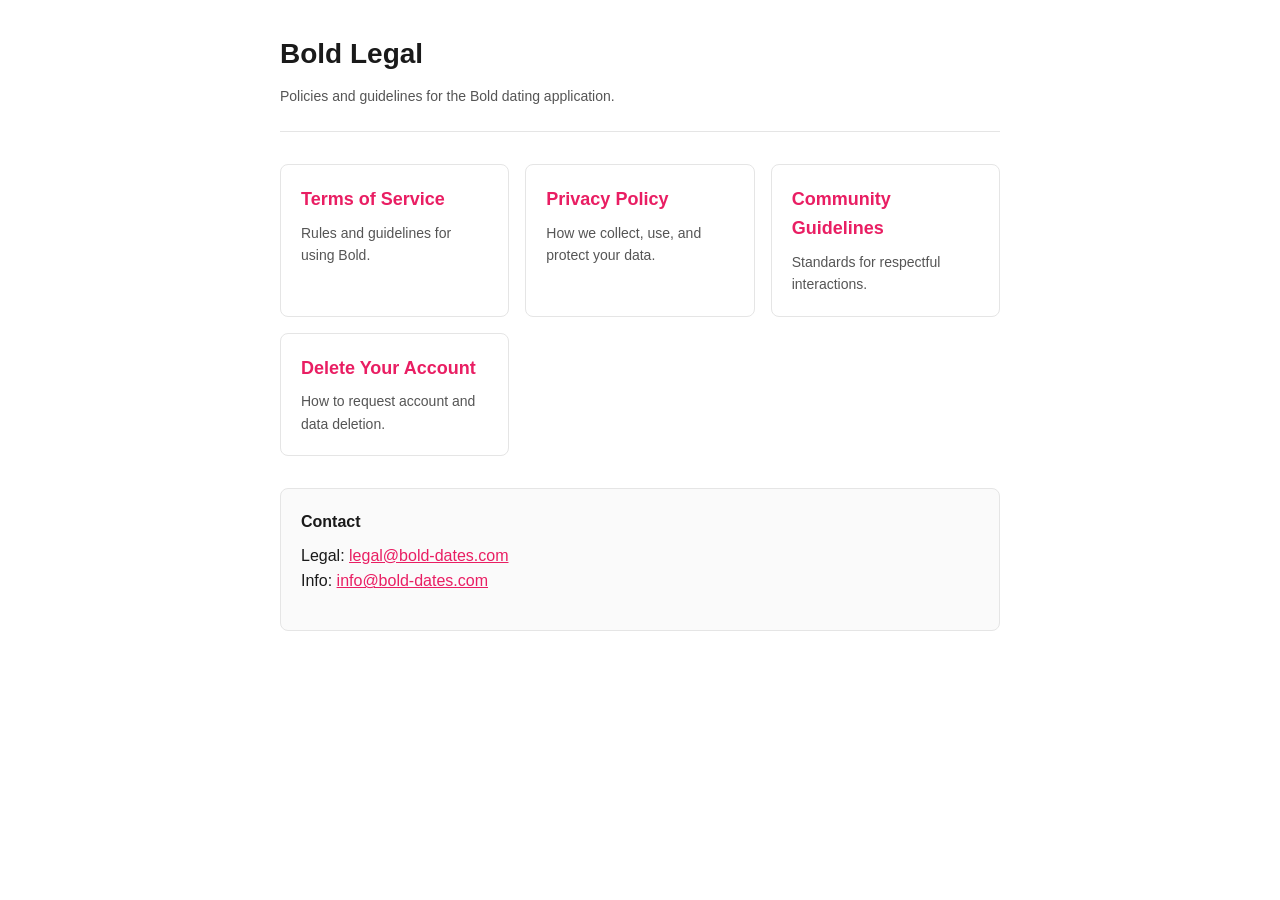
<file: index.html>
<!doctype html>
<html lang="en">
<head>
  <meta charset="utf-8" />
  <meta name="viewport" content="width=device-width, initial-scale=1" />
  <title>Bold &mdash; Legal</title>
  <link rel="stylesheet" href="styles.css" />
</head>
<body>
  <main class="container">
    <header>
      <h1>Bold Legal</h1>
      <p class="updated">Policies and guidelines for the Bold dating application.</p>
    </header>

    <div class="doc-grid">
      <a class="doc-card" href="terms.html">
        <h2>Terms of Service</h2>
        <p>Rules and guidelines for using Bold.</p>
      </a>
      <a class="doc-card" href="privacy.html">
        <h2>Privacy Policy</h2>
        <p>How we collect, use, and protect your data.</p>
      </a>
      <a class="doc-card" href="community.html">
        <h2>Community Guidelines</h2>
        <p>Standards for respectful interactions.</p>
      </a>
      <a class="doc-card" href="delete-account.html">
        <h2>Delete Your Account</h2>
        <p>How to request account and data deletion.</p>
      </a>
    </div>

    <div class="card">
      <h3>Contact</h3>
      <p>
        Legal: <a href="mailto:legal@bold-dates.com">legal@bold-dates.com</a><br />
        Info: <a href="mailto:info@bold-dates.com">info@bold-dates.com</a> <br />
      </p>
    </div>
  </main>
</body>
</html>
</file>
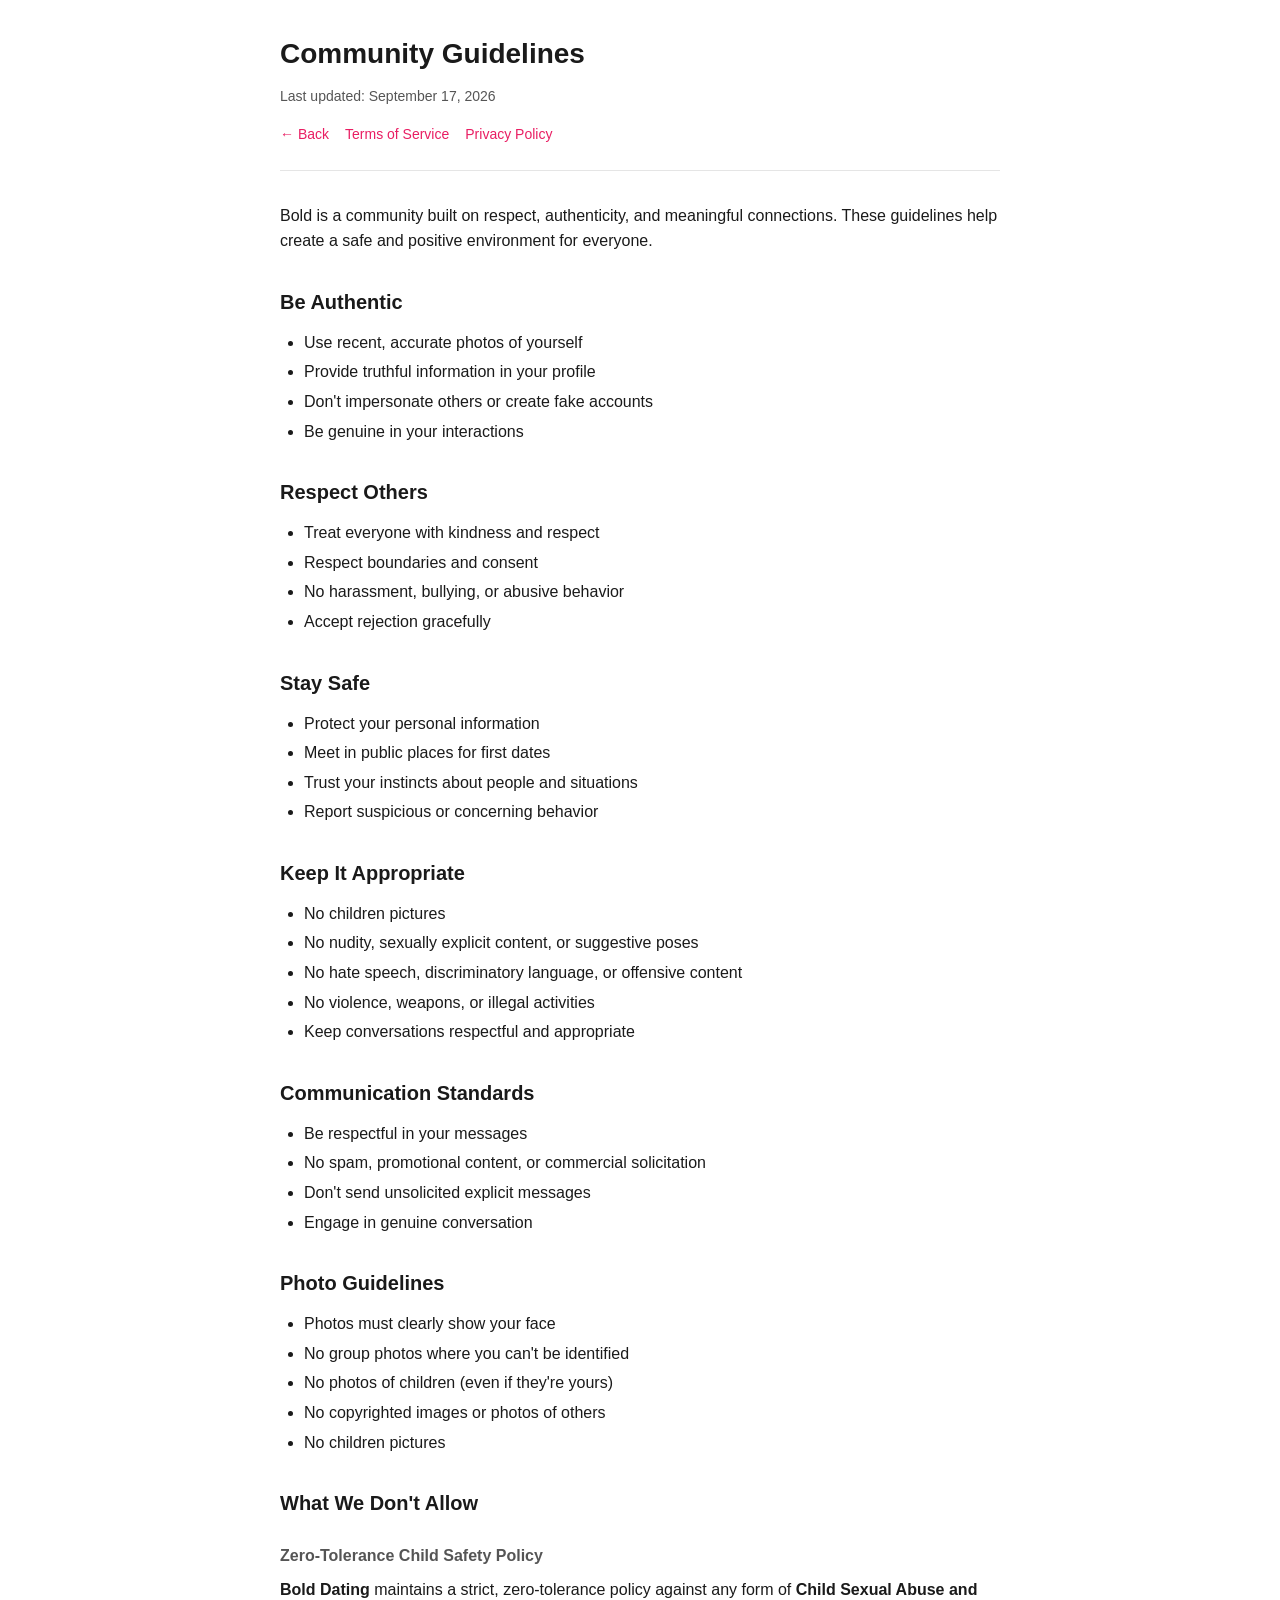
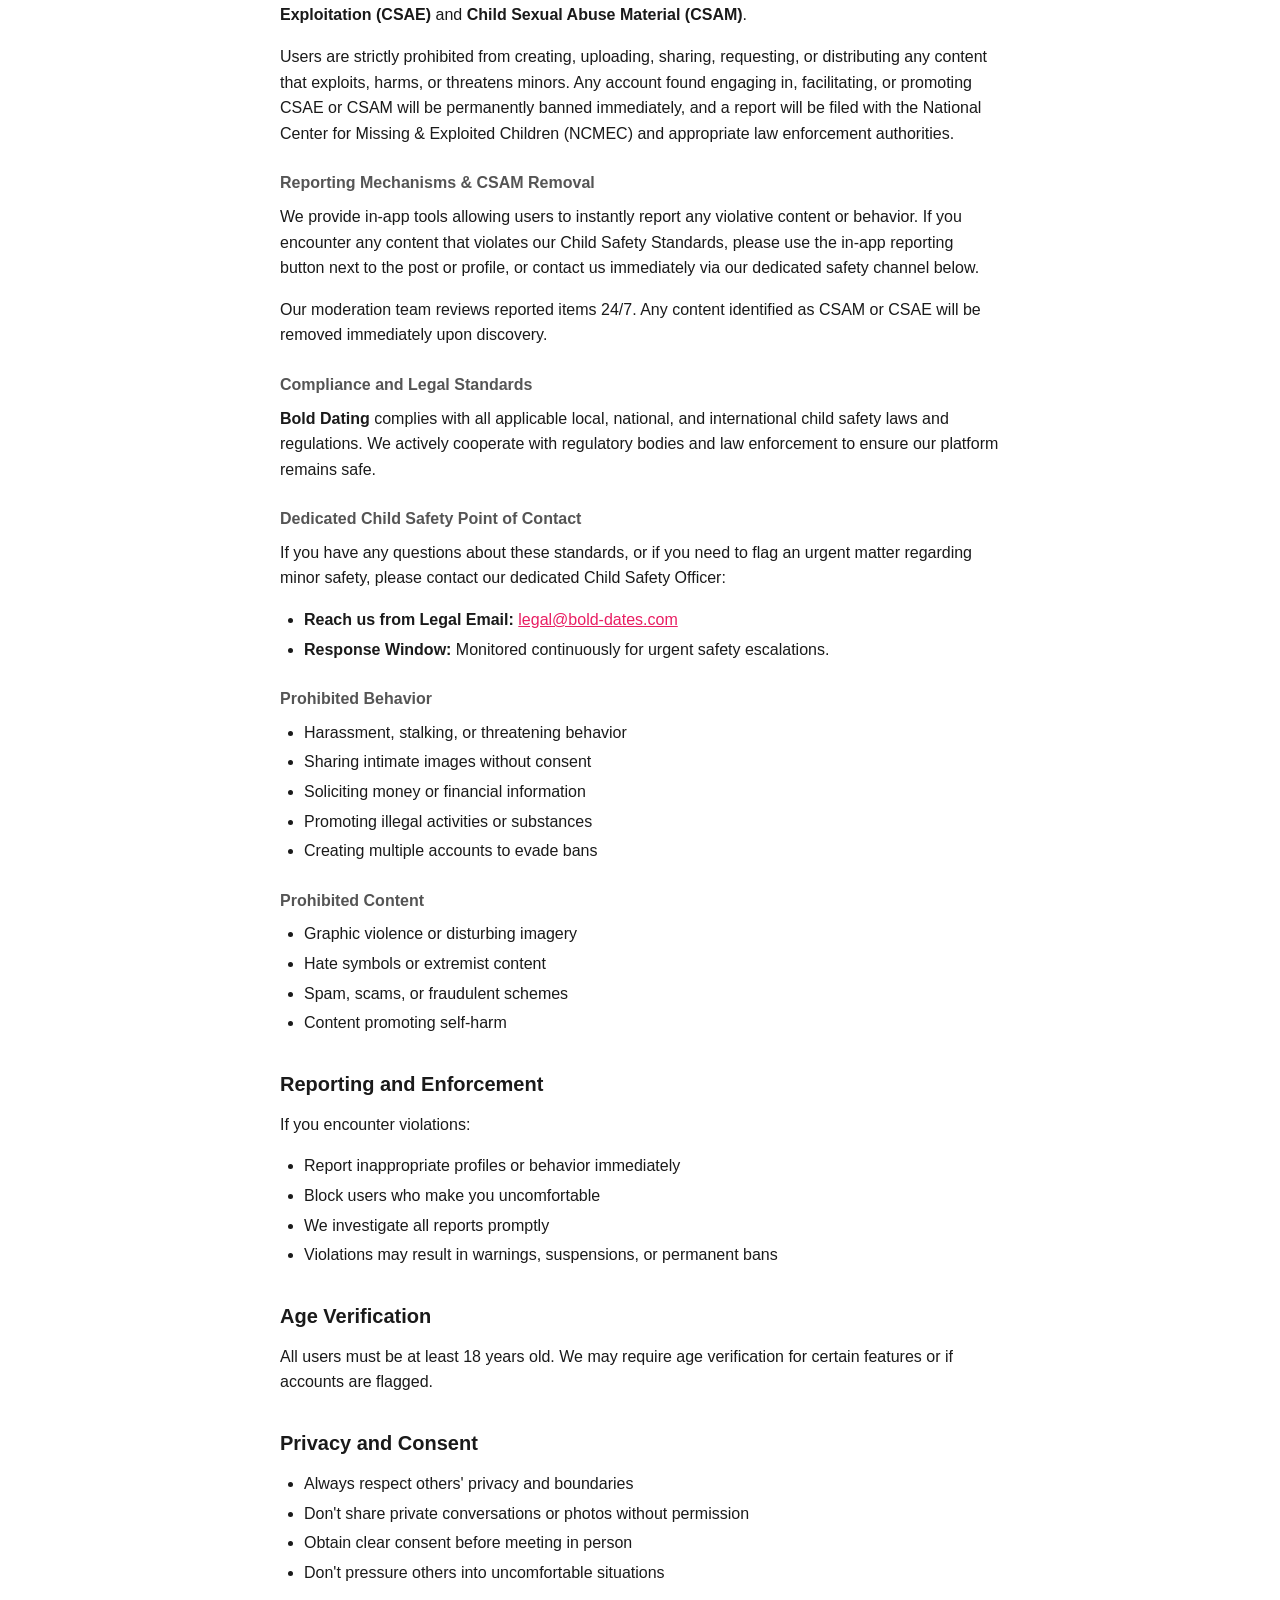
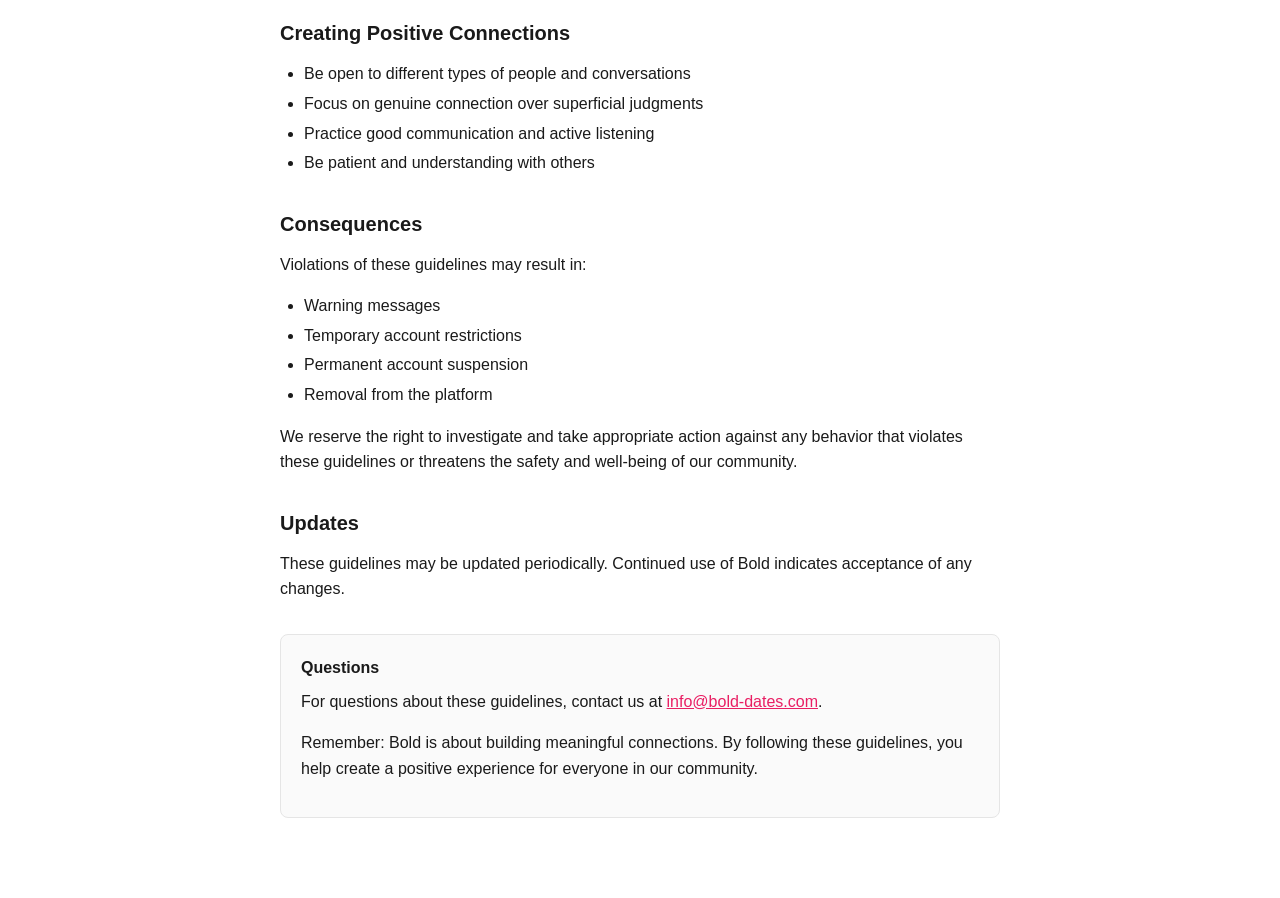
<file: community.html>
<!doctype html>
<html lang="en">
<head>
  <meta charset="utf-8" />
  <meta name="viewport" content="width=device-width, initial-scale=1" />
  <title>Community Guidelines &mdash; Bold</title>
  <link rel="stylesheet" href="styles.css" />
</head>
<body>
  <main class="container">
    <header>
      <h1>Community Guidelines</h1>
      <p class="updated">Last updated: September 17, 2026</p>
      <nav>
        <a href="index.html">&larr; Back</a>
        <a href="terms.html">Terms of Service</a>
        <a href="privacy.html">Privacy Policy</a>
      </nav>
    </header>

    <p>Bold is a community built on respect, authenticity, and meaningful connections. These guidelines help create a safe and positive environment for everyone.</p>

    <h2>Be Authentic</h2>
    <ul>
      <li>Use recent, accurate photos of yourself</li>
      <li>Provide truthful information in your profile</li>
      <li>Don't impersonate others or create fake accounts</li>
      <li>Be genuine in your interactions</li>
    </ul>

    <h2>Respect Others</h2>
    <ul>
      <li>Treat everyone with kindness and respect</li>
      <li>Respect boundaries and consent</li>
      <li>No harassment, bullying, or abusive behavior</li>
      <li>Accept rejection gracefully</li>
    </ul>

    <h2>Stay Safe</h2>
    <ul>
      <li>Protect your personal information</li>
      <li>Meet in public places for first dates</li>
      <li>Trust your instincts about people and situations</li>
      <li>Report suspicious or concerning behavior</li>
    </ul>

    <h2>Keep It Appropriate</h2>
    <ul>
      <li>No children pictures</li>
      <li>No nudity, sexually explicit content, or suggestive poses</li>
      <li>No hate speech, discriminatory language, or offensive content</li>
      <li>No violence, weapons, or illegal activities</li>
      <li>Keep conversations respectful and appropriate</li>
    </ul>

    <h2>Communication Standards</h2>
    <ul>
      <li>Be respectful in your messages</li>
      <li>No spam, promotional content, or commercial solicitation</li>
      <li>Don't send unsolicited explicit messages</li>
      <li>Engage in genuine conversation</li>
    </ul>

    <h2>Photo Guidelines</h2>
    <ul>
      <li>Photos must clearly show your face</li>
      <li>No group photos where you can't be identified</li>
      <li>No photos of children (even if they're yours)</li>
      <li>No copyrighted images or photos of others</li>
      <li>No children pictures</li>
    </ul>

    <h2>What We Don't Allow</h2>
     <h3>Zero-Tolerance Child Safety Policy</h3>
        <p><strong>Bold Dating </strong> maintains a strict, zero-tolerance policy against any form of <strong>Child Sexual Abuse and Exploitation (CSAE)</strong> and <strong>Child Sexual Abuse Material (CSAM)</strong>.</p>
        <p>Users are strictly prohibited from creating, uploading, sharing, requesting, or distributing any content that exploits, harms, or threatens minors. Any account found engaging in, facilitating, or promoting CSAE or CSAM will be permanently banned immediately, and a report will be filed with the National Center for Missing & Exploited Children (NCMEC) and appropriate law enforcement authorities.</p>

    <h3>Reporting Mechanisms & CSAM Removal</h3>
    <p>We provide in-app tools allowing users to instantly report any violative content or behavior. If you encounter any content that violates our Child Safety Standards, please use the in-app reporting button next to the post or profile, or contact us immediately via our dedicated safety channel below.</p>
    <p>Our moderation team reviews reported items 24/7. Any content identified as CSAM or CSAE will be removed immediately upon discovery.</p>

    <h3>Compliance and Legal Standards</h2>
    <p><strong>Bold Dating </strong> complies with all applicable local, national, and international child safety laws and regulations. We actively cooperate with regulatory bodies and law enforcement to ensure our platform remains safe.</p>

        <h3>Dedicated Child Safety Point of Contact</h3>
        <p>If you have any questions about these standards, or if you need to flag an urgent matter regarding minor safety, please contact our dedicated Child Safety Officer:</p>
        <ul>
            <li><strong>Reach us from Legal Email:</strong> <a href="mailto:legal@bold-dates.com">legal@bold-dates.com</a></li>
            <li><strong>Response Window:</strong> Monitored continuously for urgent safety escalations.</li>
        </ul>


    <h3>Prohibited Behavior</h3>
    <ul>
      <li>Harassment, stalking, or threatening behavior</li>
      <li>Sharing intimate images without consent</li>
      <li>Soliciting money or financial information</li>
      <li>Promoting illegal activities or substances</li>
      <li>Creating multiple accounts to evade bans</li>
    </ul>

    <h3>Prohibited Content</h3>
    <ul>
      <li>Graphic violence or disturbing imagery</li>
      <li>Hate symbols or extremist content</li>
      <li>Spam, scams, or fraudulent schemes</li>
      <li>Content promoting self-harm</li>
    </ul>

    <h2>Reporting and Enforcement</h2>
    <p>If you encounter violations:</p>
    <ul>
      <li>Report inappropriate profiles or behavior immediately</li>
      <li>Block users who make you uncomfortable</li>
      <li>We investigate all reports promptly</li>
      <li>Violations may result in warnings, suspensions, or permanent bans</li>
    </ul>

    <h2>Age Verification</h2>
    <p>All users must be at least 18 years old. We may require age verification for certain features or if accounts are flagged.</p>

    <h2>Privacy and Consent</h2>
    <ul>
      <li>Always respect others' privacy and boundaries</li>
      <li>Don't share private conversations or photos without permission</li>
      <li>Obtain clear consent before meeting in person</li>
      <li>Don't pressure others into uncomfortable situations</li>
    </ul>

    <h2>Creating Positive Connections</h2>
    <ul>
      <li>Be open to different types of people and conversations</li>
      <li>Focus on genuine connection over superficial judgments</li>
      <li>Practice good communication and active listening</li>
      <li>Be patient and understanding with others</li>
    </ul>

    <h2>Consequences</h2>
    <p>Violations of these guidelines may result in:</p>
    <ul>
      <li>Warning messages</li>
      <li>Temporary account restrictions</li>
      <li>Permanent account suspension</li>
      <li>Removal from the platform</li>
    </ul>

    <p>We reserve the right to investigate and take appropriate action against any behavior that violates these guidelines or threatens the safety and well-being of our community.</p>

    <h2>Updates</h2>
    <p>These guidelines may be updated periodically. Continued use of Bold indicates acceptance of any changes.</p>

    <div class="card">
      <h3>Questions</h3>
      <p>For questions about these guidelines, contact us at <a href="mailto:info@bold-dates.com">info@bold-dates.com</a>.</p>
      <p>Remember: Bold is about building meaningful connections. By following these guidelines, you help create a positive experience for everyone in our community.</p>
    </div>
  </main>
</body>
</html>
</file>
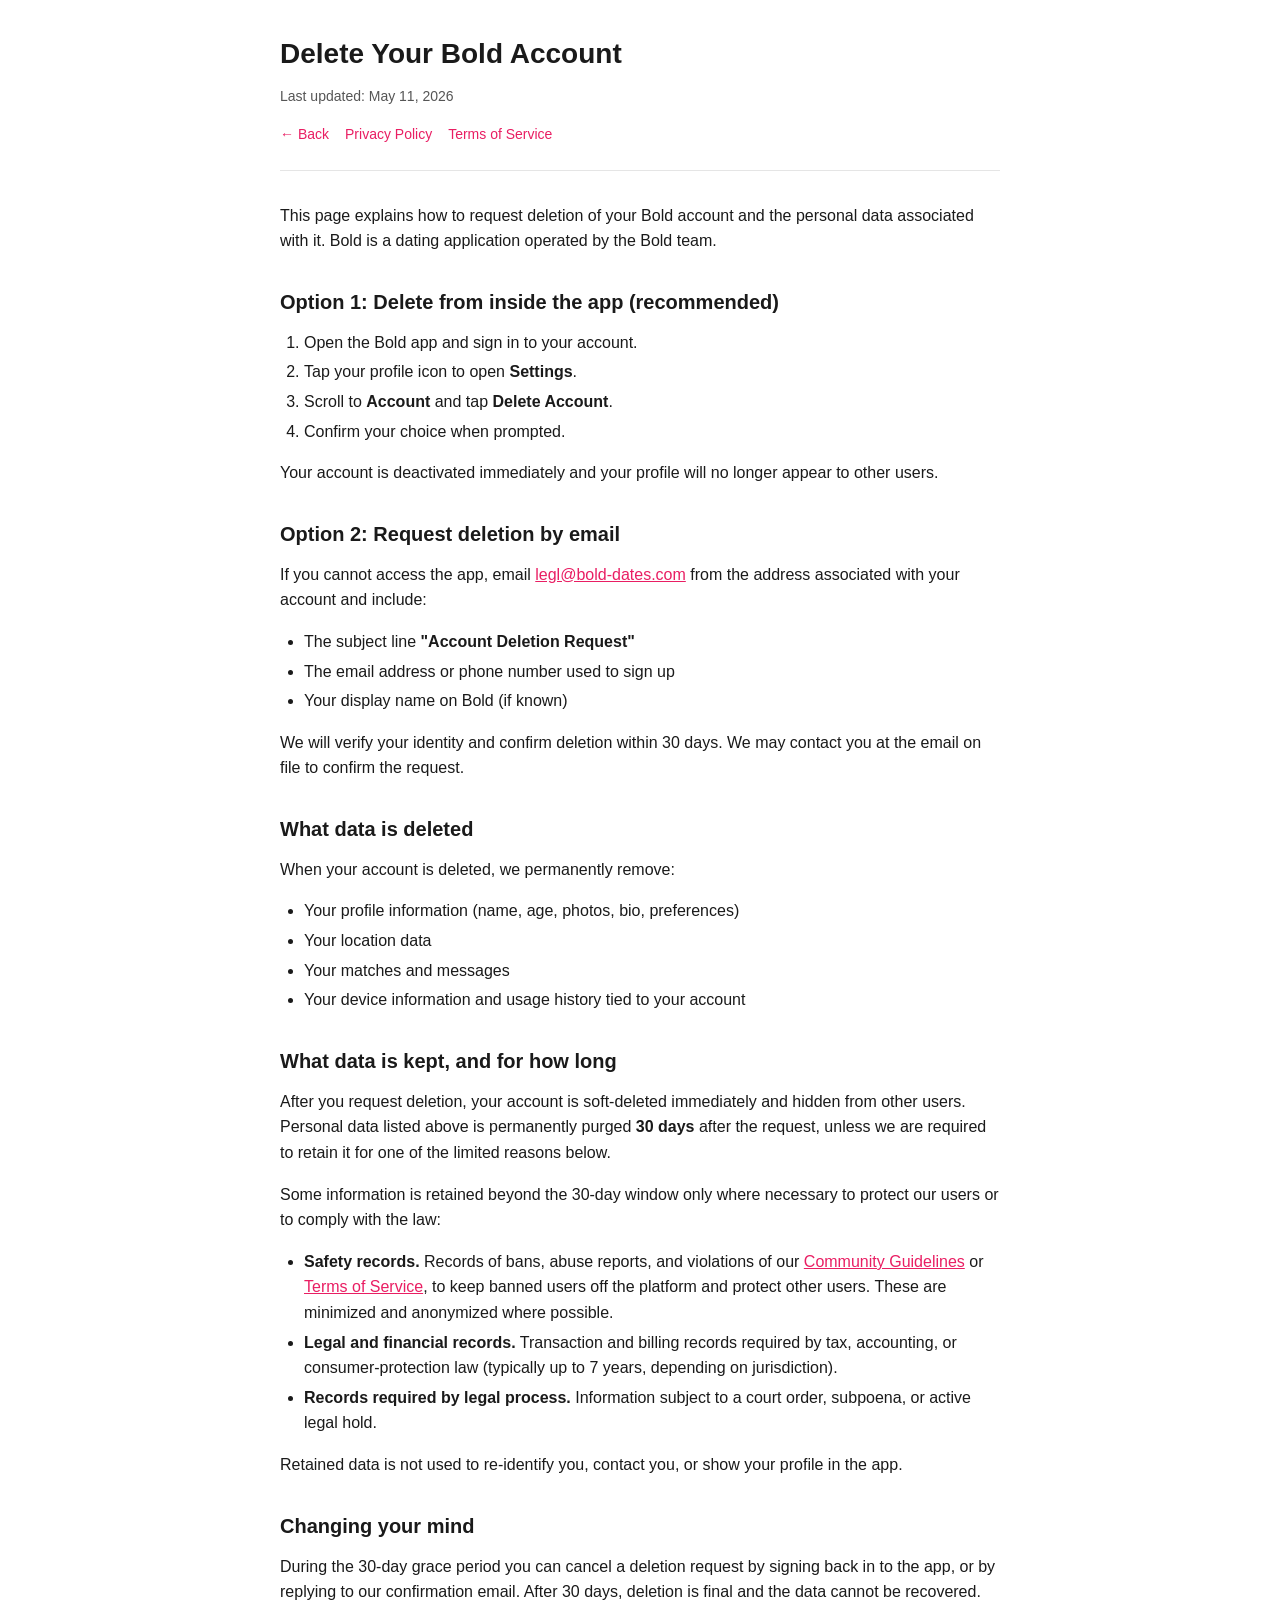
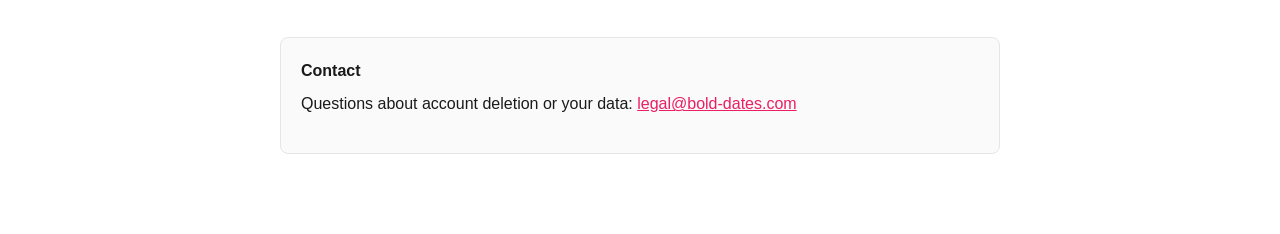
<file: delete-account.html>
<!doctype html>
<html lang="en">
<head>
  <meta charset="utf-8" />
  <meta name="viewport" content="width=device-width, initial-scale=1" />
  <title>Delete Your Account &mdash; Bold</title>
  <link rel="stylesheet" href="styles.css" />
</head>
<body>
  <main class="container">
    <header>
      <h1>Delete Your Bold Account</h1>
      <p class="updated">Last updated: May 11, 2026</p>
      <nav>
        <a href="index.html">&larr; Back</a>
        <a href="privacy.html">Privacy Policy</a>
        <a href="terms.html">Terms of Service</a>
      </nav>
    </header>

    <p>
      This page explains how to request deletion of your Bold account and the
      personal data associated with it. Bold is a dating application operated by
      the Bold team.
    </p>

    <h2>Option 1: Delete from inside the app (recommended)</h2>
    <ol>
      <li>Open the Bold app and sign in to your account.</li>
      <li>Tap your profile icon to open <strong>Settings</strong>.</li>
      <li>Scroll to <strong>Account</strong> and tap <strong>Delete Account</strong>.</li>
      <li>Confirm your choice when prompted.</li>
    </ol>
    <p>
      Your account is deactivated immediately and your profile will no longer
      appear to other users.
    </p>

    <h2>Option 2: Request deletion by email</h2>
    <p>
      If you cannot access the app, email
      <a href="mailto:legal@bold-dates.com">legl@bold-dates.com</a> from the
      address associated with your account and include:
    </p>
    <ul>
      <li>The subject line <strong>"Account Deletion Request"</strong></li>
      <li>The email address or phone number used to sign up</li>
      <li>Your display name on Bold (if known)</li>
    </ul>
    <p>
      We will verify your identity and confirm deletion within 30 days. We may
      contact you at the email on file to confirm the request.
    </p>

    <h2>What data is deleted</h2>
    <p>When your account is deleted, we permanently remove:</p>
    <ul>
      <li>Your profile information (name, age, photos, bio, preferences)</li>
      <li>Your location data</li>
      <li>Your matches and messages</li>
      <li>Your device information and usage history tied to your account</li>
    </ul>

    <h2>What data is kept, and for how long</h2>
    <p>
      After you request deletion, your account is soft-deleted immediately and
      hidden from other users. Personal data listed above is permanently purged
      <strong>30 days</strong> after the request, unless we are required to
      retain it for one of the limited reasons below.
    </p>
    <p>
      Some information is retained beyond the 30-day window only where necessary
      to protect our users or to comply with the law:
    </p>
    <ul>
      <li>
        <strong>Safety records.</strong> Records of bans, abuse reports, and
        violations of our
        <a href="community.html">Community Guidelines</a> or
        <a href="terms.html">Terms of Service</a>, to keep banned users off the
        platform and protect other users. These are minimized and anonymized
        where possible.
      </li>
      <li>
        <strong>Legal and financial records.</strong> Transaction and billing
        records required by tax, accounting, or consumer-protection law
        (typically up to 7 years, depending on jurisdiction).
      </li>
      <li>
        <strong>Records required by legal process.</strong> Information
        subject to a court order, subpoena, or active legal hold.
      </li>
    </ul>
    <p>
      Retained data is not used to re-identify you, contact you, or show your
      profile in the app.
    </p>

    <h2>Changing your mind</h2>
    <p>
      During the 30-day grace period you can cancel a deletion request by
      signing back in to the app, or by replying to our confirmation email.
      After 30 days, deletion is final and the data cannot be recovered.
    </p>

    <div class="card">
      <h3>Contact</h3>
      <p>
        Questions about account deletion or your data:
        <a href="mailto:legal@bold-dates.com">legal@bold-dates.com</a>
      </p>
    </div>
  </main>
</body>
</html>
</file>
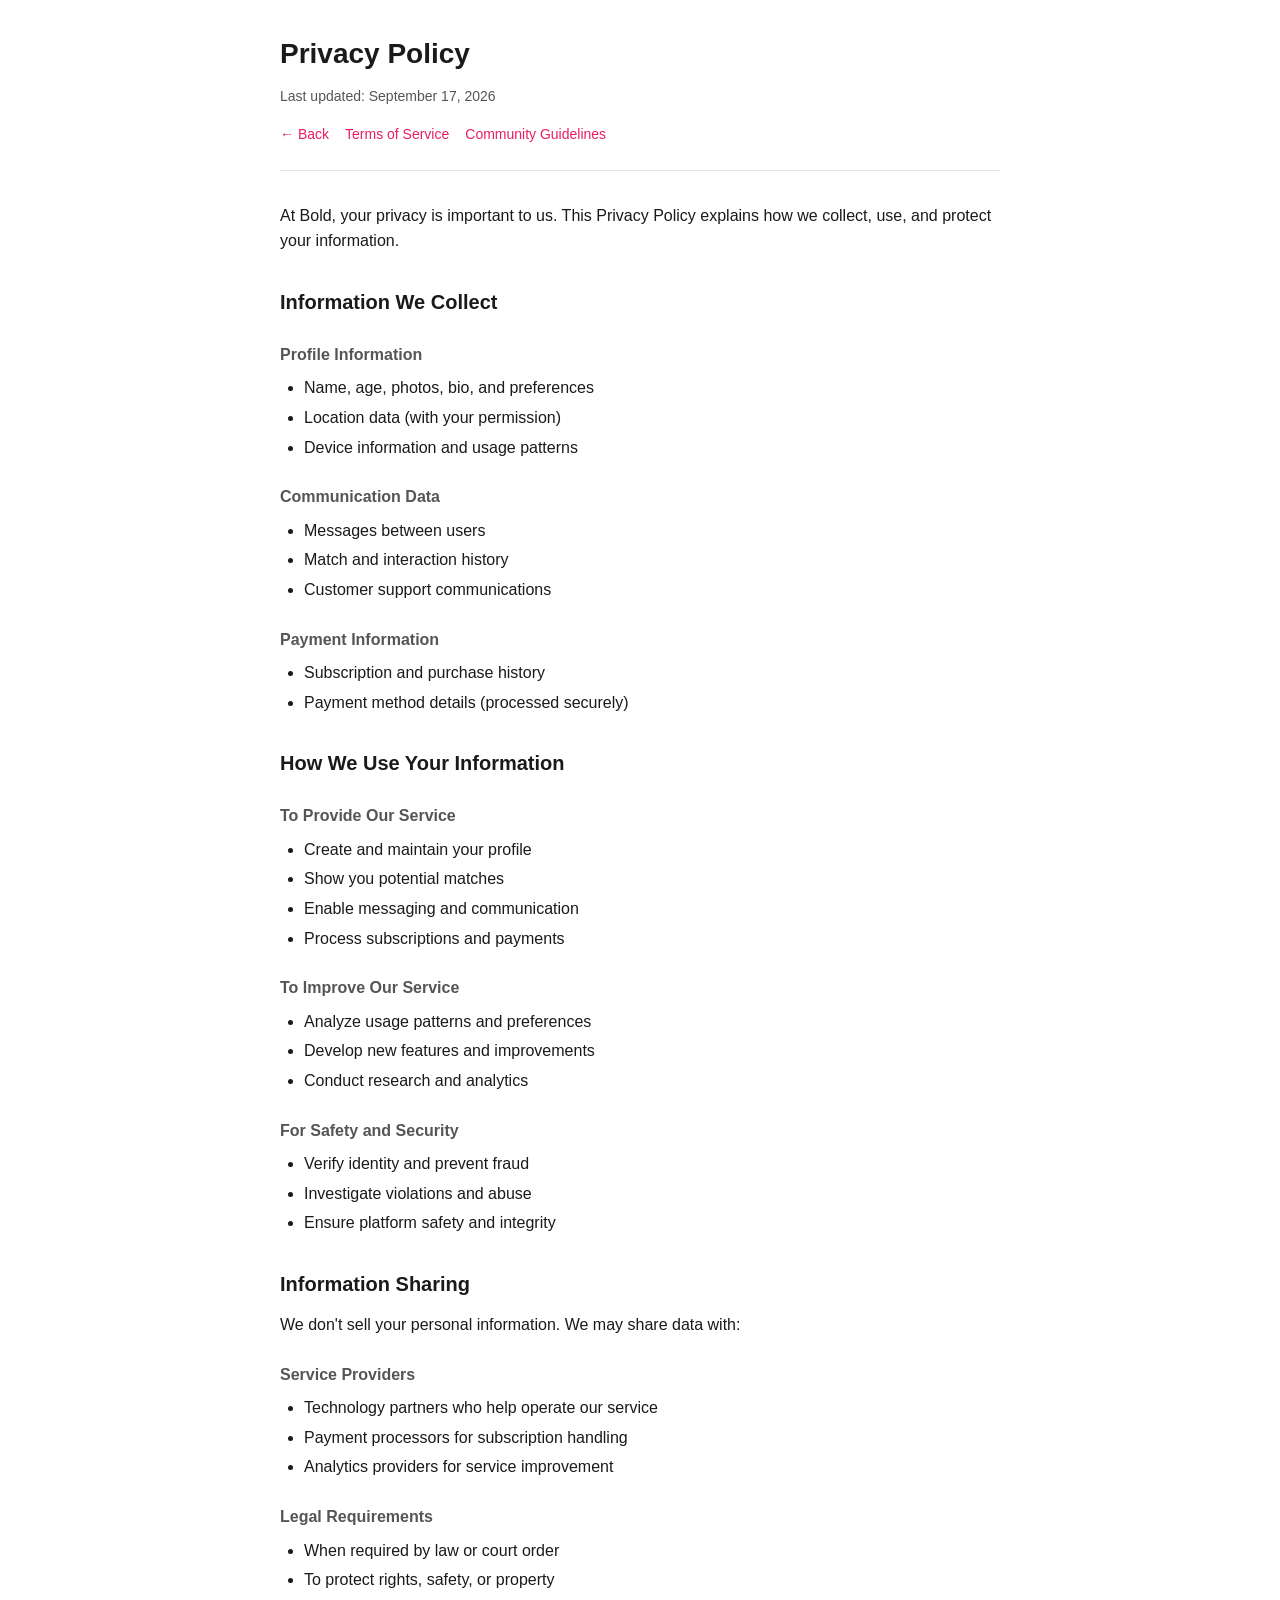
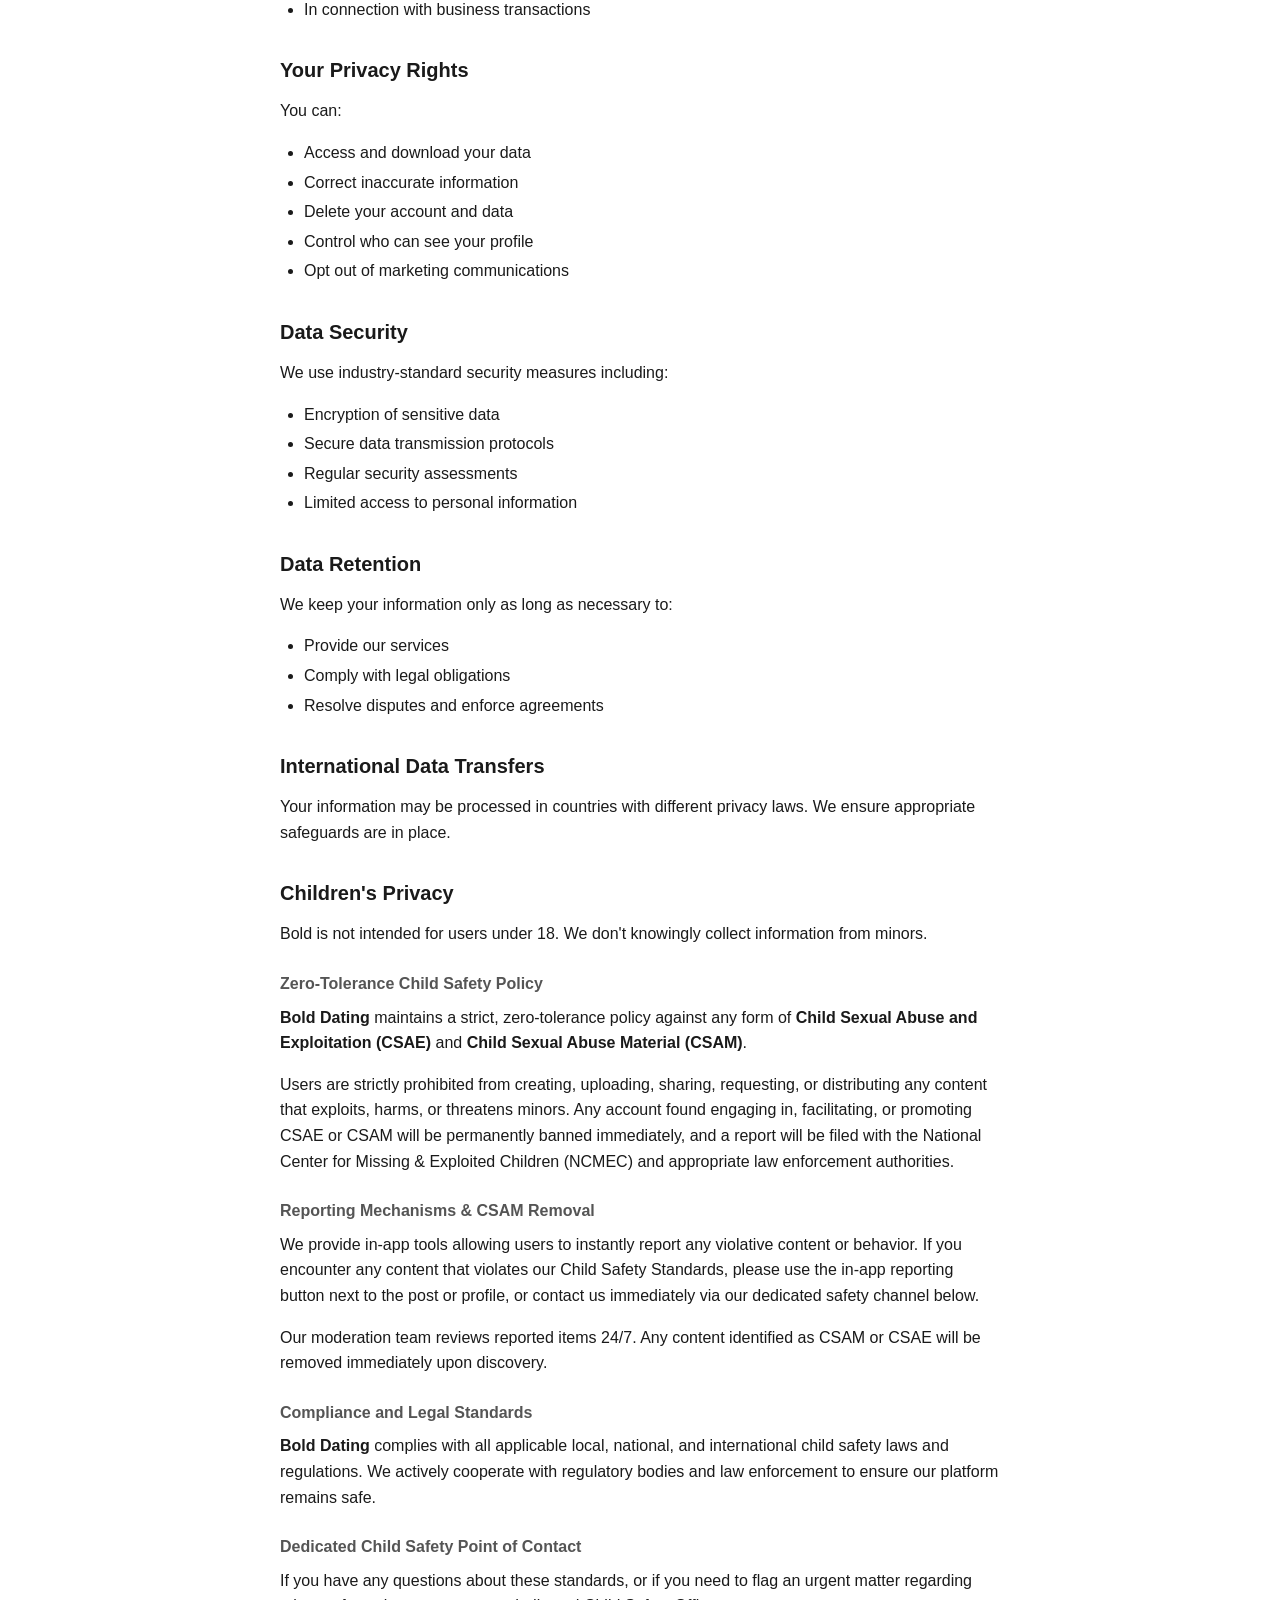
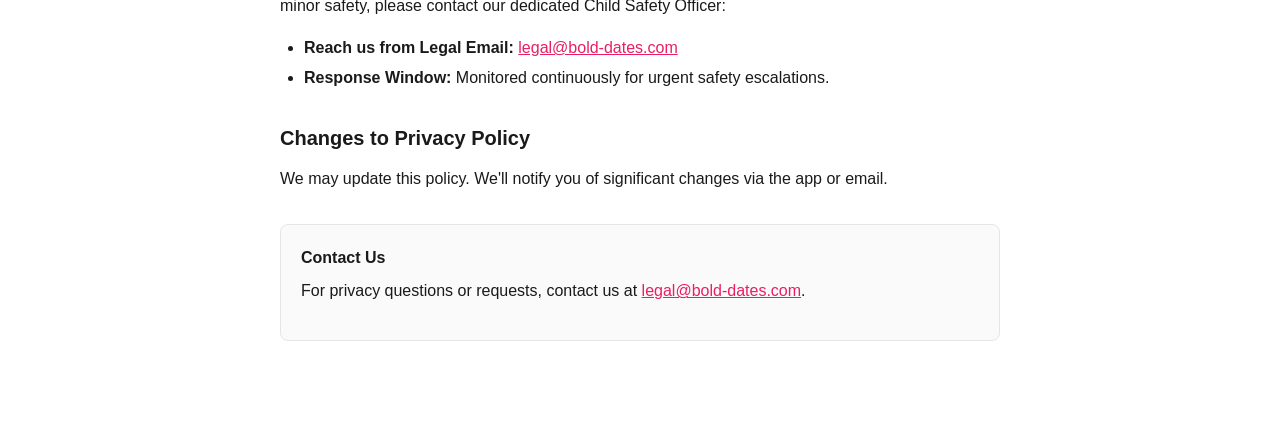
<file: privacy.html>
<!doctype html>
<html lang="en">
<head>
  <meta charset="utf-8" />
  <meta name="viewport" content="width=device-width, initial-scale=1" />
  <title>Privacy Policy &mdash; Bold</title>
  <link rel="stylesheet" href="styles.css" />
</head>
<body>
  <main class="container">
    <header>
      <h1>Privacy Policy</h1>
      <p class="updated">Last updated: September 17, 2026</p>
      <nav>
        <a href="index.html">&larr; Back</a>
        <a href="terms.html">Terms of Service</a>
        <a href="community.html">Community Guidelines</a>
      </nav>
    </header>

    <p>At Bold, your privacy is important to us. This Privacy Policy explains how we collect, use, and protect your information.</p>

    <h2>Information We Collect</h2>

    <h3>Profile Information</h3>
    <ul>
      <li>Name, age, photos, bio, and preferences</li>
      <li>Location data (with your permission)</li>
      <li>Device information and usage patterns</li>
    </ul>

    <h3>Communication Data</h3>
    <ul>
      <li>Messages between users</li>
      <li>Match and interaction history</li>
      <li>Customer support communications</li>
    </ul>

    <h3>Payment Information</h3>
    <ul>
      <li>Subscription and purchase history</li>
      <li>Payment method details (processed securely)</li>
    </ul>

    <h2>How We Use Your Information</h2>

    <h3>To Provide Our Service</h3>
    <ul>
      <li>Create and maintain your profile</li>
      <li>Show you potential matches</li>
      <li>Enable messaging and communication</li>
      <li>Process subscriptions and payments</li>
    </ul>

    <h3>To Improve Our Service</h3>
    <ul>
      <li>Analyze usage patterns and preferences</li>
      <li>Develop new features and improvements</li>
      <li>Conduct research and analytics</li>
    </ul>

    <h3>For Safety and Security</h3>
    <ul>
      <li>Verify identity and prevent fraud</li>
      <li>Investigate violations and abuse</li>
      <li>Ensure platform safety and integrity</li>
    </ul>

    <h2>Information Sharing</h2>
    <p>We don't sell your personal information. We may share data with:</p>

    <h3>Service Providers</h3>
    <ul>
      <li>Technology partners who help operate our service</li>
      <li>Payment processors for subscription handling</li>
      <li>Analytics providers for service improvement</li>
    </ul>

    <h3>Legal Requirements</h3>
    <ul>
      <li>When required by law or court order</li>
      <li>To protect rights, safety, or property</li>
      <li>In connection with business transactions</li>
    </ul>

    <h2>Your Privacy Rights</h2>
    <p>You can:</p>
    <ul>
      <li>Access and download your data</li>
      <li>Correct inaccurate information</li>
      <li>Delete your account and data</li>
      <li>Control who can see your profile</li>
      <li>Opt out of marketing communications</li>
    </ul>

    <h2>Data Security</h2>
    <p>We use industry-standard security measures including:</p>
    <ul>
      <li>Encryption of sensitive data</li>
      <li>Secure data transmission protocols</li>
      <li>Regular security assessments</li>
      <li>Limited access to personal information</li>
    </ul>

    <h2>Data Retention</h2>
    <p>We keep your information only as long as necessary to:</p>
    <ul>
      <li>Provide our services</li>
      <li>Comply with legal obligations</li>
      <li>Resolve disputes and enforce agreements</li>
    </ul>

    <h2>International Data Transfers</h2>
    <p>Your information may be processed in countries with different privacy laws. We ensure appropriate safeguards are in place.</p>

    <h2>Children's Privacy</h2>
    <p>Bold is not intended for users under 18. We don't knowingly collect information from minors.</p>
     <h3>Zero-Tolerance Child Safety Policy</h3>
        <p><strong>Bold Dating </strong> maintains a strict, zero-tolerance policy against any form of <strong>Child Sexual Abuse and Exploitation (CSAE)</strong> and <strong>Child Sexual Abuse Material (CSAM)</strong>.</p>
        <p>Users are strictly prohibited from creating, uploading, sharing, requesting, or distributing any content that exploits, harms, or threatens minors. Any account found engaging in, facilitating, or promoting CSAE or CSAM will be permanently banned immediately, and a report will be filed with the National Center for Missing & Exploited Children (NCMEC) and appropriate law enforcement authorities.</p>

    <h3>Reporting Mechanisms & CSAM Removal</h3>
    <p>We provide in-app tools allowing users to instantly report any violative content or behavior. If you encounter any content that violates our Child Safety Standards, please use the in-app reporting button next to the post or profile, or contact us immediately via our dedicated safety channel below.</p>
    <p>Our moderation team reviews reported items 24/7. Any content identified as CSAM or CSAE will be removed immediately upon discovery.</p>

    <h3>Compliance and Legal Standards</h2>
    <p><strong>Bold Dating </strong> complies with all applicable local, national, and international child safety laws and regulations. We actively cooperate with regulatory bodies and law enforcement to ensure our platform remains safe.</p>

        <h3>Dedicated Child Safety Point of Contact</h3>
        <p>If you have any questions about these standards, or if you need to flag an urgent matter regarding minor safety, please contact our dedicated Child Safety Officer:</p>
        <ul>
            <li><strong>Reach us from Legal Email:</strong> <a href="mailto:legal@bold-dates.com">legal@bold-dates.com</a></li>
            <li><strong>Response Window:</strong> Monitored continuously for urgent safety escalations.</li>
        </ul>


    <h2>Changes to Privacy Policy</h2>
    <p>We may update this policy. We'll notify you of significant changes via the app or email.</p>

    <div class="card">
      <h3>Contact Us</h3>
      <p>For privacy questions or requests, contact us at <a href="mailto:legal@bold-dates.com">legal@bold-dates.com</a>.</p>
    </div>
  </main>
</body>
</html>
</file>
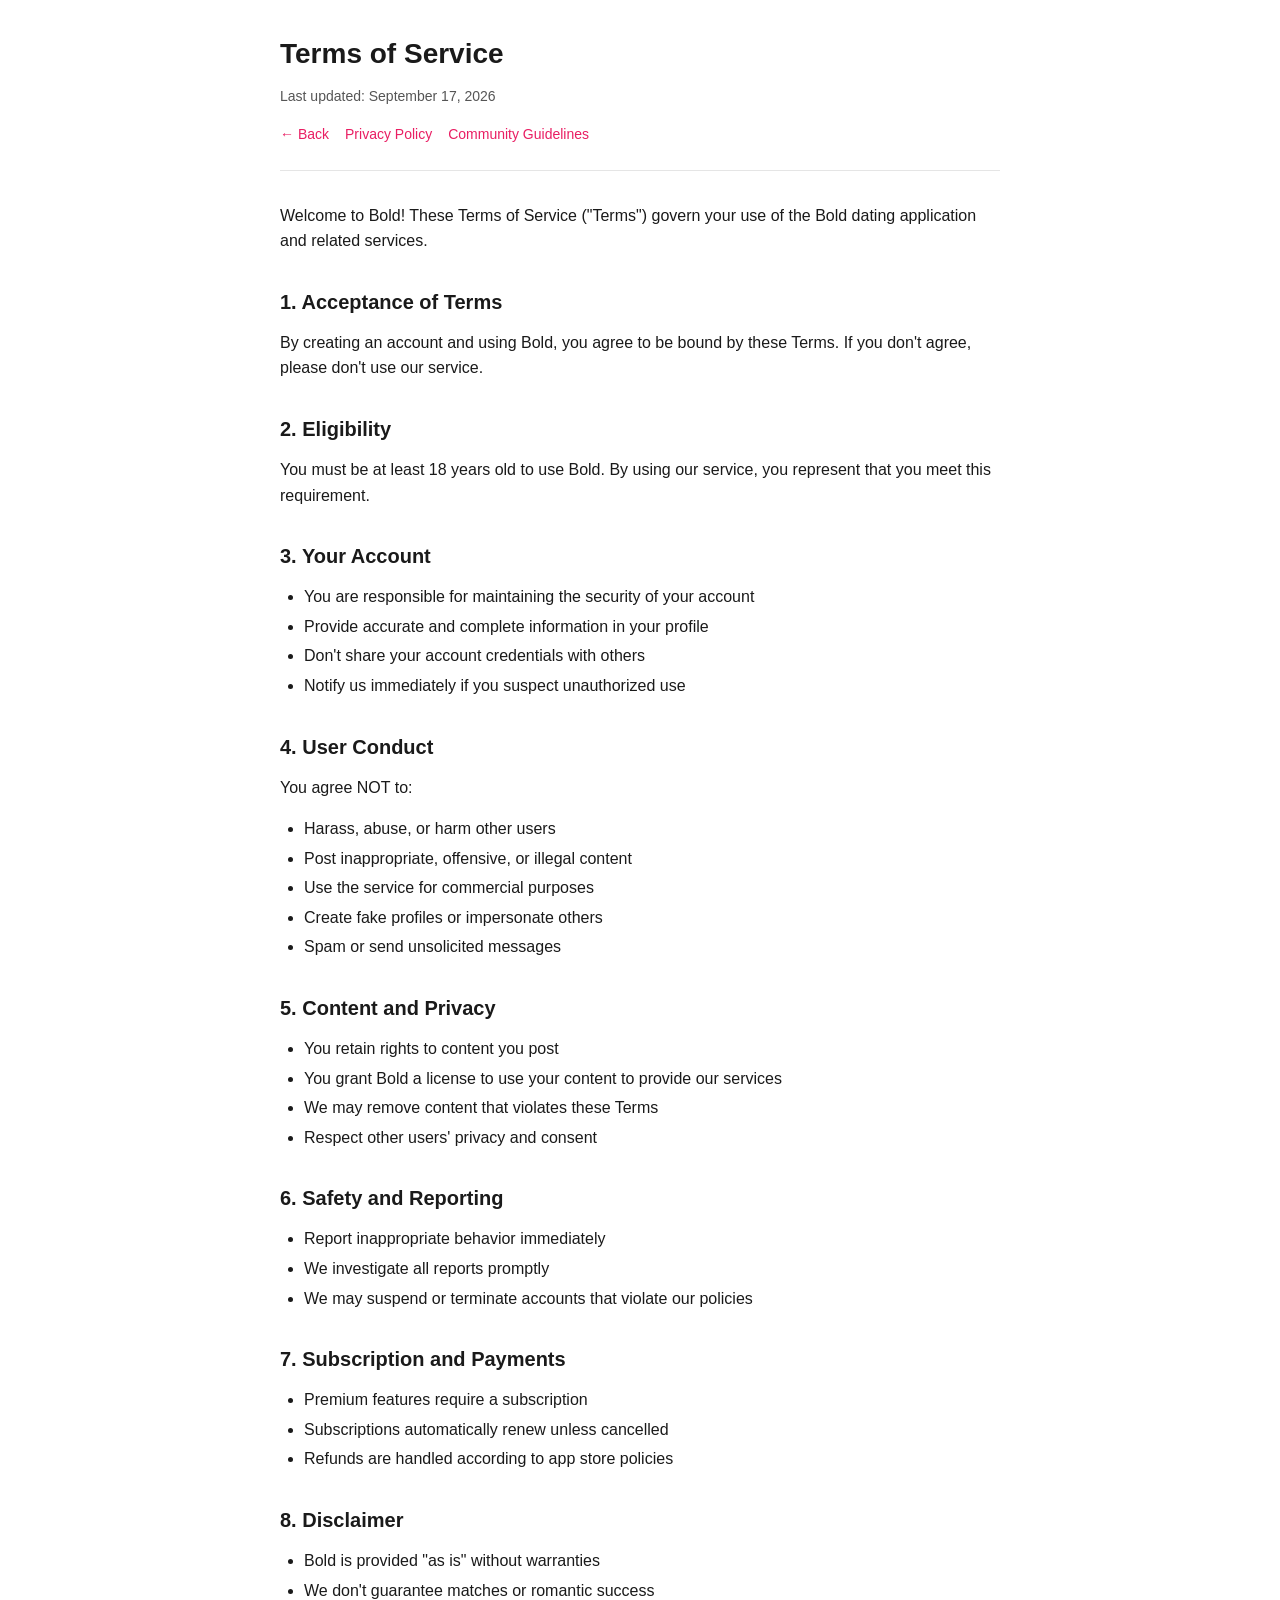
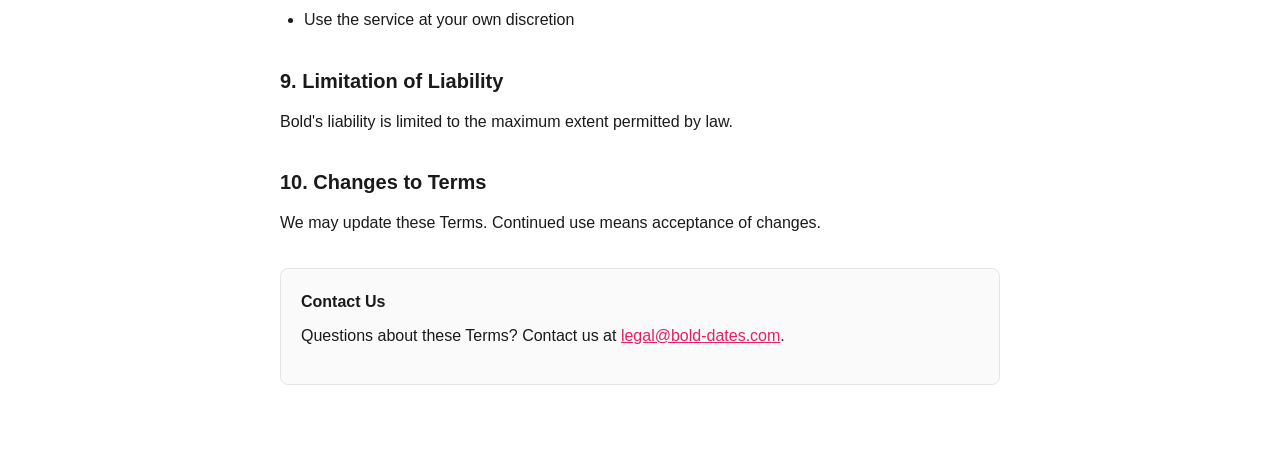
<file: terms.html>
<!doctype html>
<html lang="en">
<head>
  <meta charset="utf-8" />
  <meta name="viewport" content="width=device-width, initial-scale=1" />
  <title>Terms of Service &mdash; Bold</title>
  <link rel="stylesheet" href="styles.css" />
</head>
<body>
  <main class="container">
    <header>
      <h1>Terms of Service</h1>
      <p class="updated">Last updated: September 17, 2026</p>
      <nav>
        <a href="index.html">&larr; Back</a>
        <a href="privacy.html">Privacy Policy</a>
        <a href="community.html">Community Guidelines</a>
      </nav>
    </header>

    <p>Welcome to Bold! These Terms of Service ("Terms") govern your use of the Bold dating application and related services.</p>

    <h2>1. Acceptance of Terms</h2>
    <p>By creating an account and using Bold, you agree to be bound by these Terms. If you don't agree, please don't use our service.</p>

    <h2>2. Eligibility</h2>
    <p>You must be at least 18 years old to use Bold. By using our service, you represent that you meet this requirement.</p>

    <h2>3. Your Account</h2>
    <ul>
      <li>You are responsible for maintaining the security of your account</li>
      <li>Provide accurate and complete information in your profile</li>
      <li>Don't share your account credentials with others</li>
      <li>Notify us immediately if you suspect unauthorized use</li>
    </ul>

    <h2>4. User Conduct</h2>
    <p>You agree NOT to:</p>
    <ul>
      <li>Harass, abuse, or harm other users</li>
      <li>Post inappropriate, offensive, or illegal content</li>
      <li>Use the service for commercial purposes</li>
      <li>Create fake profiles or impersonate others</li>
      <li>Spam or send unsolicited messages</li>
    </ul>

    <h2>5. Content and Privacy</h2>
    <ul>
      <li>You retain rights to content you post</li>
      <li>You grant Bold a license to use your content to provide our services</li>
      <li>We may remove content that violates these Terms</li>
      <li>Respect other users' privacy and consent</li>
    </ul>

    <h2>6. Safety and Reporting</h2>
    <ul>
      <li>Report inappropriate behavior immediately</li>
      <li>We investigate all reports promptly</li>
      <li>We may suspend or terminate accounts that violate our policies</li>
    </ul>

    <h2>7. Subscription and Payments</h2>
    <ul>
      <li>Premium features require a subscription</li>
      <li>Subscriptions automatically renew unless cancelled</li>
      <li>Refunds are handled according to app store policies</li>
    </ul>

    <h2>8. Disclaimer</h2>
    <ul>
      <li>Bold is provided "as is" without warranties</li>
      <li>We don't guarantee matches or romantic success</li>
      <li>Use the service at your own discretion</li>
    </ul>

    <h2>9. Limitation of Liability</h2>
    <p>Bold's liability is limited to the maximum extent permitted by law.</p>

    <h2>10. Changes to Terms</h2>
    <p>We may update these Terms. Continued use means acceptance of changes.</p>

    <div class="card">
      <h3>Contact Us</h3>
      <p>Questions about these Terms? Contact us at <a href="mailto:legal@bold-dates.com">legal@bold-dates.com</a>.</p>
    </div>
  </main>
</body>
</html>
</file>
<file: styles.css>
:root {
  --primary: #e91e63;
  --text: #1a1a1a;
  --text-secondary: #555;
  --bg: #fff;
  --border: #e5e5e5;
  --card: #fafafa;
}

* { box-sizing: border-box; }

body {
  font-family: -apple-system, BlinkMacSystemFont, "Segoe UI", Roboto, Helvetica, Arial, sans-serif;
  color: var(--text);
  background: var(--bg);
  margin: 0;
  line-height: 1.6;
  -webkit-font-smoothing: antialiased;
}

.container {
  max-width: 760px;
  margin: 0 auto;
  padding: 32px 20px 80px;
}

header {
  border-bottom: 1px solid var(--border);
  padding-bottom: 24px;
  margin-bottom: 32px;
}

header h1 {
  margin: 0 0 8px;
  font-size: 28px;
  font-weight: 700;
}

header .updated {
  color: var(--text-secondary);
  font-size: 14px;
  margin: 0;
}

nav {
  display: flex;
  gap: 16px;
  margin: 16px 0 0;
  flex-wrap: wrap;
}

nav a {
  color: var(--primary);
  text-decoration: none;
  font-size: 14px;
  font-weight: 500;
}

nav a:hover { text-decoration: underline; }

h2 {
  font-size: 20px;
  margin-top: 32px;
  margin-bottom: 12px;
}

h3 {
  font-size: 16px;
  margin-top: 24px;
  margin-bottom: 8px;
  color: var(--text-secondary);
}

p, ul, ol { margin: 0 0 16px; }

ul, ol { padding-left: 24px; }

li { margin-bottom: 4px; }

a { color: var(--primary); }

.card {
  background: var(--card);
  border: 1px solid var(--border);
  border-radius: 8px;
  padding: 20px;
  margin-top: 32px;
}

.card h3 { margin-top: 0; color: var(--text); }

.doc-grid {
  display: grid;
  grid-template-columns: 1fr;
  gap: 16px;
  margin-top: 24px;
}

@media (min-width: 600px) {
  .doc-grid { grid-template-columns: repeat(3, 1fr); }
}

.doc-card {
  display: block;
  border: 1px solid var(--border);
  border-radius: 8px;
  padding: 20px;
  text-decoration: none;
  color: var(--text);
  transition: border-color 0.15s;
}

.doc-card:hover { border-color: var(--primary); }

.doc-card h2 {
  margin: 0 0 8px;
  font-size: 18px;
  color: var(--primary);
}

.doc-card p {
  margin: 0;
  color: var(--text-secondary);
  font-size: 14px;
}
</file>
